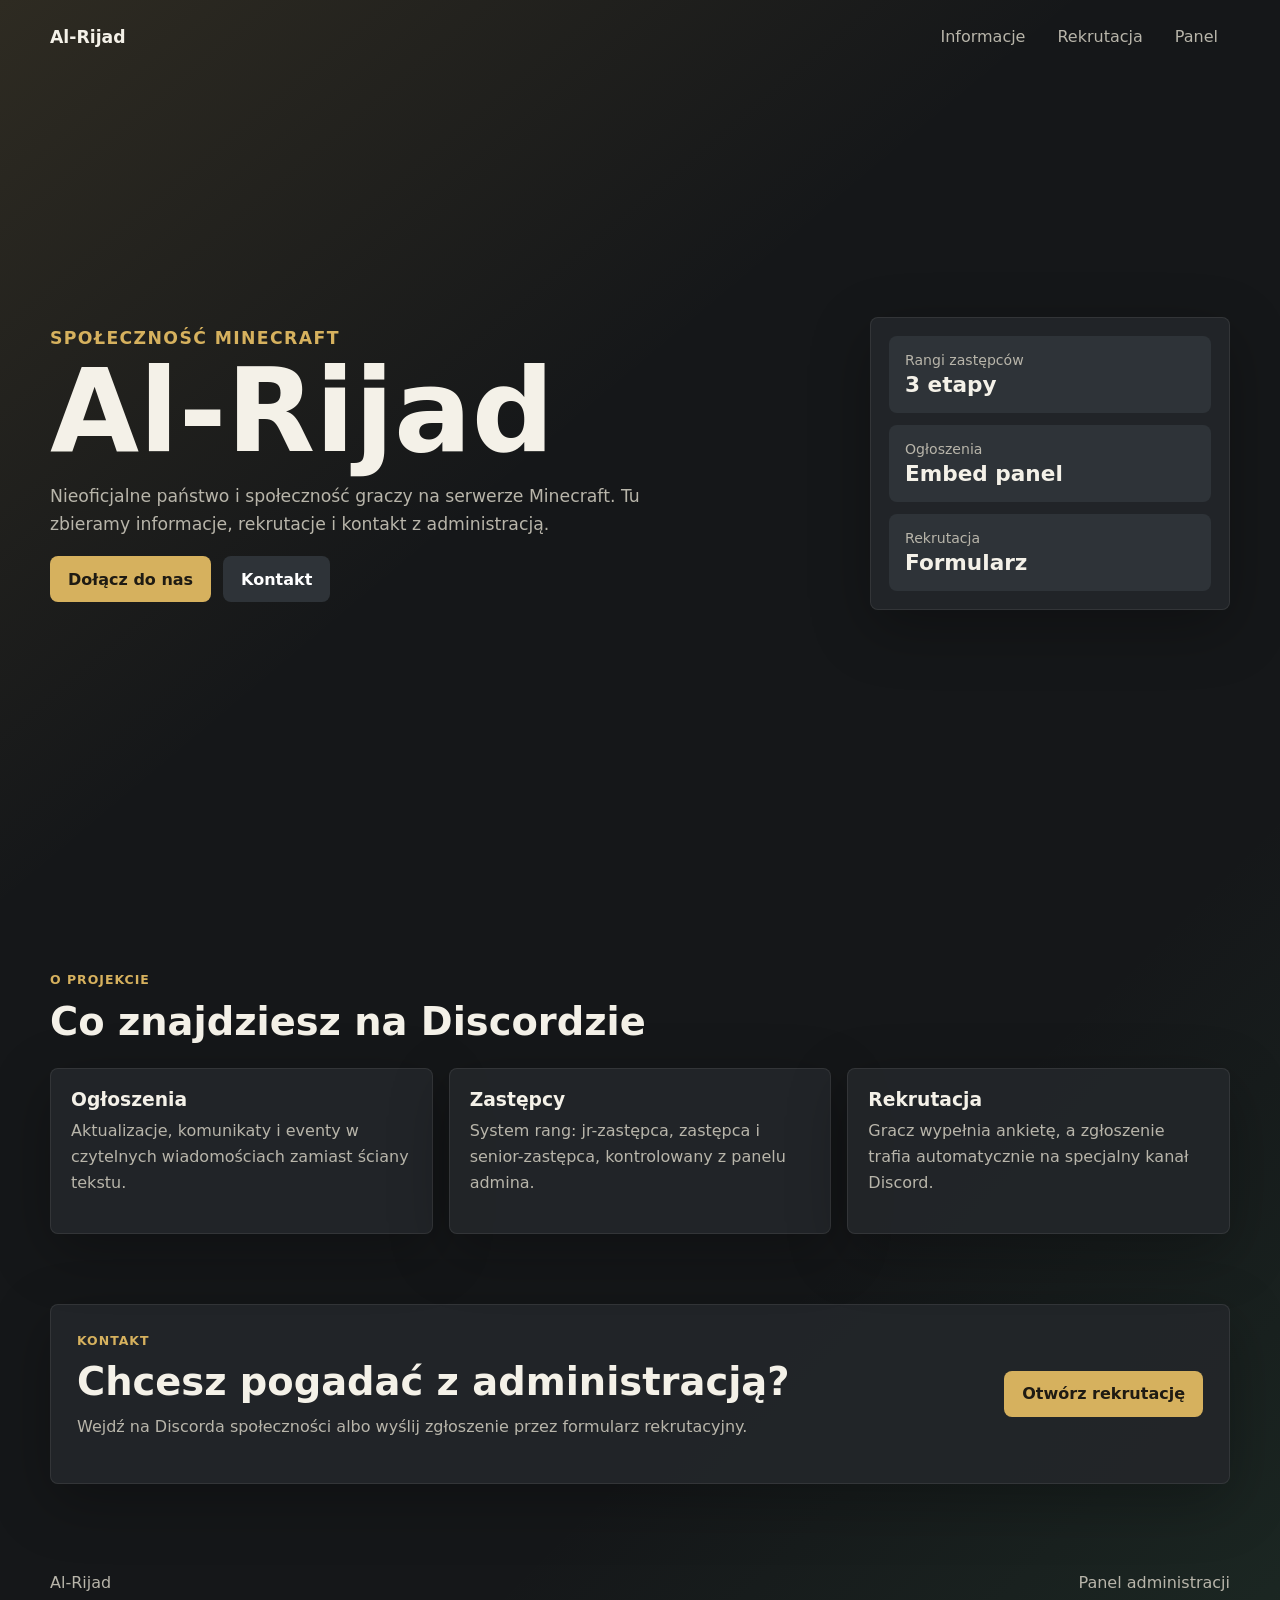
<file: index.html>
<!doctype html>
<html lang="pl">
  <head>
    <meta charset="utf-8" />
    <meta name="viewport" content="width=device-width, initial-scale=1" />
    <title>Al-Rijad</title>
    <link rel="stylesheet" href="styles.css" />
  </head>
  <body>
    <header class="site-header">
      <a class="brand" href="index.html">Al-Rijad</a>
      <nav aria-label="Nawigacja">
        <a href="#info">Informacje</a>
        <a href="rekrutacja.html">Rekrutacja</a>
        <a href="admin.html">Panel</a>
      </nav>
    </header>

    <main>
      <section class="hero">
        <div class="hero-copy">
          <p class="eyebrow">Społeczność Minecraft</p>
          <h1>Al-Rijad</h1>
          <p>
            Nieoficjalne państwo i społeczność graczy na serwerze Minecraft. Tu zbieramy informacje,
            rekrutacje i kontakt z administracją.
          </p>
          <div class="hero-actions">
            <a class="button primary" href="rekrutacja.html">Dołącz do nas</a>
            <a class="button ghost" href="#kontakt">Kontakt</a>
          </div>
        </div>
        <div class="hero-panel" aria-label="Status społeczności">
          <div>
            <span>Rangi zastępców</span>
            <strong>3 etapy</strong>
          </div>
          <div>
            <span>Ogłoszenia</span>
            <strong>Embed panel</strong>
          </div>
          <div>
            <span>Rekrutacja</span>
            <strong>Formularz</strong>
          </div>
        </div>
      </section>

      <section class="section" id="info">
        <div class="section-head">
          <p class="eyebrow">O projekcie</p>
          <h2>Co znajdziesz na Discordzie</h2>
        </div>
        <div class="feature-grid">
          <article class="feature">
            <h3>Ogłoszenia</h3>
            <p>Aktualizacje, komunikaty i eventy w czytelnych wiadomościach zamiast ściany tekstu.</p>
          </article>
          <article class="feature">
            <h3>Zastępcy</h3>
            <p>System rang: jr-zastępca, zastępca i senior-zastępca, kontrolowany z panelu admina.</p>
          </article>
          <article class="feature">
            <h3>Rekrutacja</h3>
            <p>Gracz wypełnia ankietę, a zgłoszenie trafia automatycznie na specjalny kanał Discord.</p>
          </article>
        </div>
      </section>

      <section class="section contact-band" id="kontakt">
        <div>
          <p class="eyebrow">Kontakt</p>
          <h2>Chcesz pogadać z administracją?</h2>
          <p>Wejdź na Discorda społeczności albo wyślij zgłoszenie przez formularz rekrutacyjny.</p>
        </div>
        <a class="button primary" href="rekrutacja.html">Otwórz rekrutację</a>
      </section>
    </main>

    <footer class="footer">
      <span>Al-Rijad</span>
      <a href="admin.html">Panel administracji</a>
    </footer>
  </body>
</html>
</file>
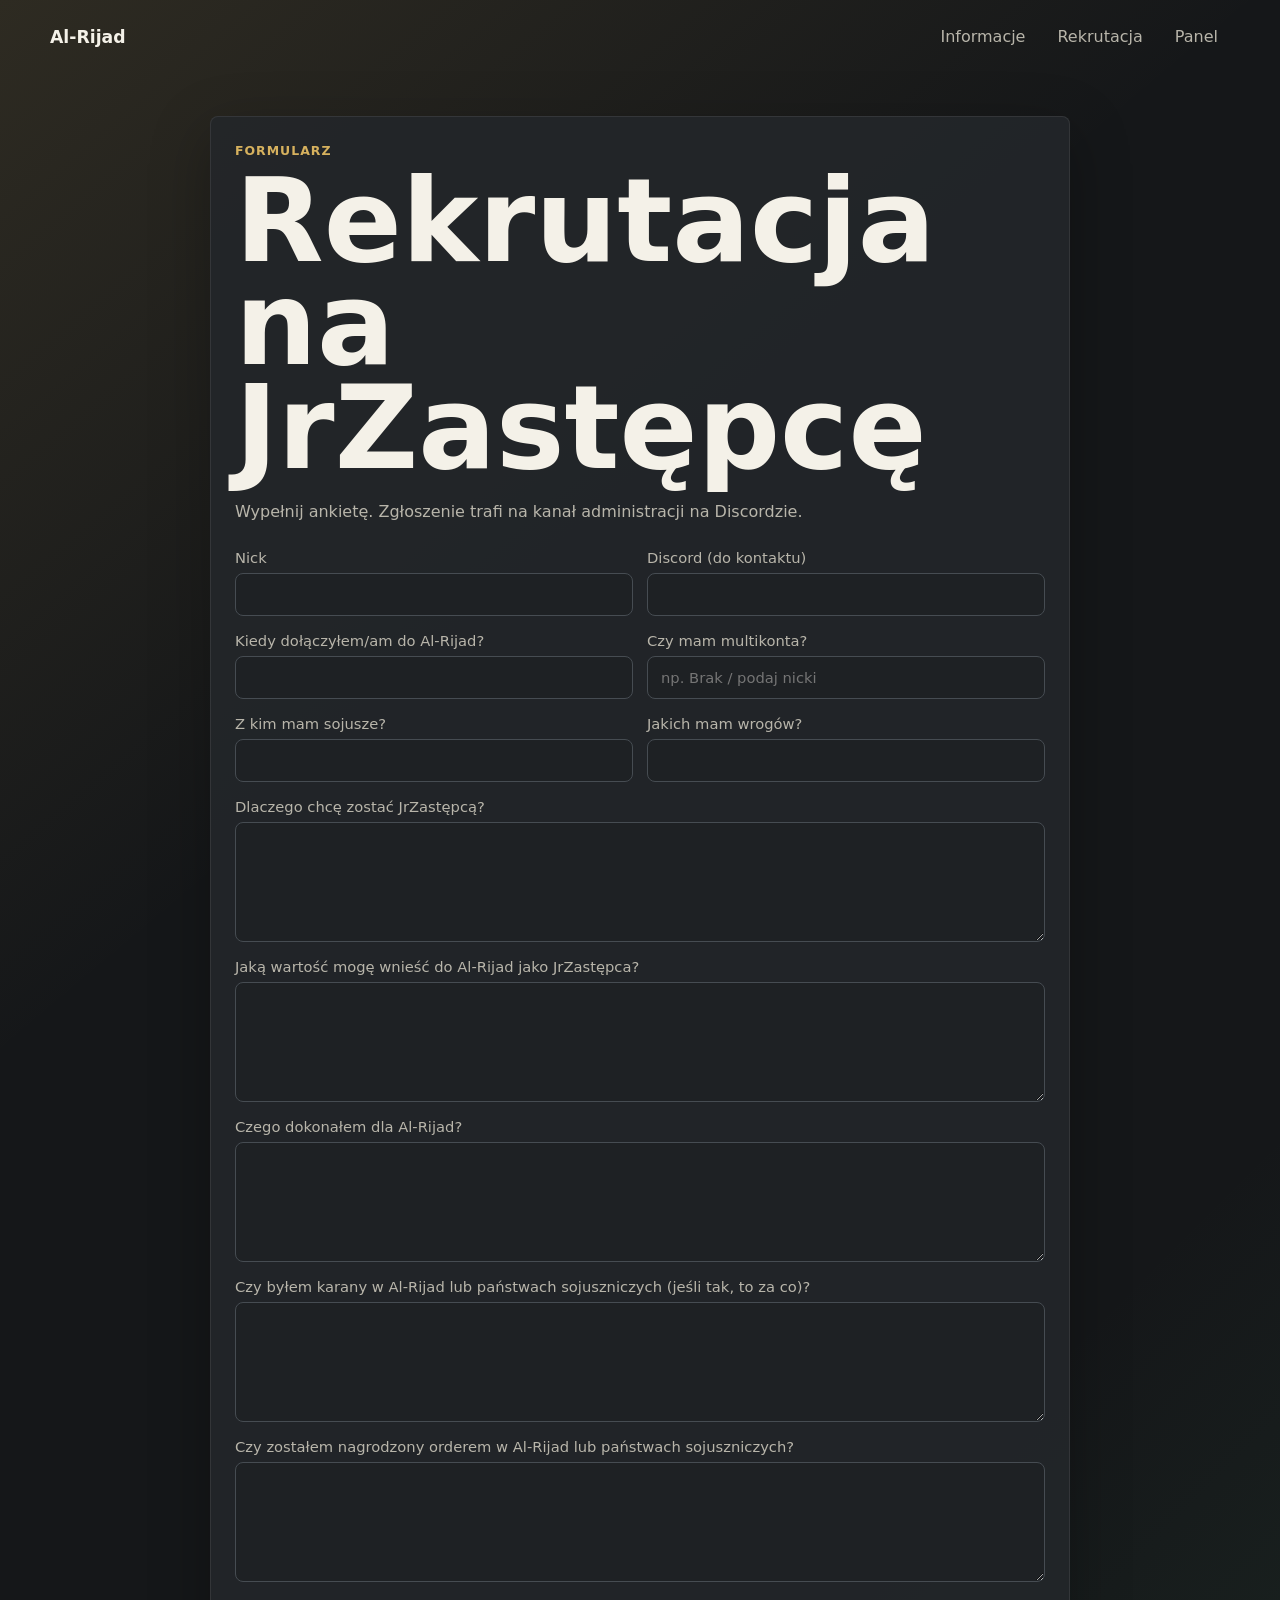
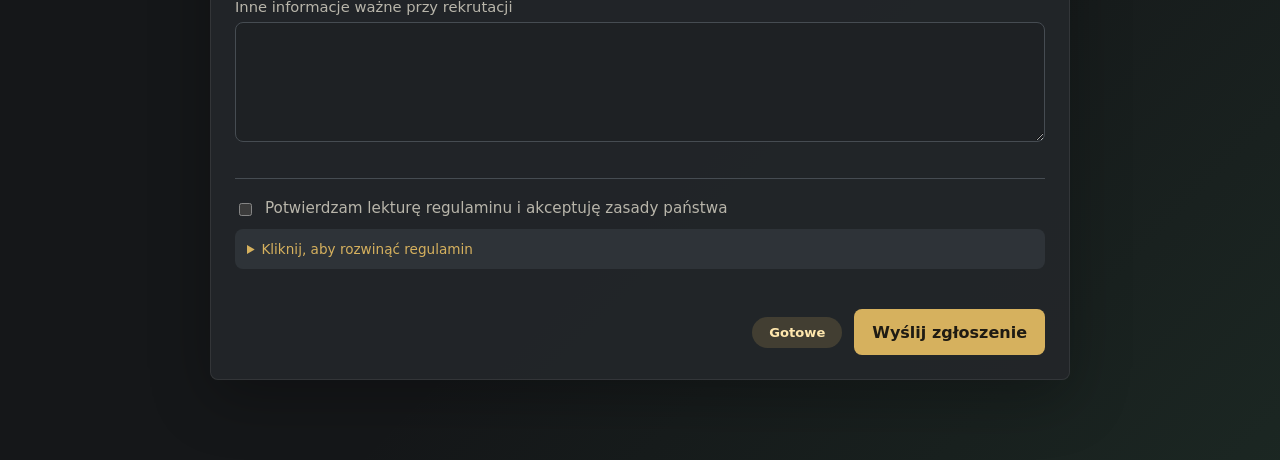
<file: rekrutacja.html>
<!doctype html>
<html lang="pl">
  <head>
    <meta charset="utf-8" />
    <meta name="viewport" content="width=device-width, initial-scale=1" />
    <title>Rekrutacja | Al-Rijad</title>
    <link rel="stylesheet" href="styles.css?v=2026-05-02-3" />
  </head>
  <body>
    <header class="site-header">
      <a class="brand" href="index.html">Al-Rijad</a>
      <nav aria-label="Nawigacja">
        <a href="index.html#info">Informacje</a>
        <a href="rekrutacja.html">Rekrutacja</a>
        <a href="admin.html">Panel</a>
      </nav>
    </header>

    <main class="page-shell">
      <section class="form-card">
        <div class="section-head">
          <p class="eyebrow">Formularz</p>
          <h1>Rekrutacja na JrZastępcę</h1>
          <p>Wypełnij ankietę. Zgłoszenie trafi na kanał administracji na Discordzie.</p>
        </div>

        <form id="recruitment-form">
          <div class="grid two">
            <label>
              Nick
              <input id="mcNick" required maxlength="32" />
            </label>
            <label>
              Discord (do kontaktu)
              <input id="discordName" required maxlength="80" />
            </label>
          </div>

          <div class="grid two">
            <label>
              Kiedy dołączyłem/am do Al-Rijad?
              <input id="joinDate" required maxlength="60" />
            </label>
            <label>
              Czy mam multikonta?
              <input id="multiAccounts" required maxlength="120" placeholder="np. Brak / podaj nicki" />
            </label>
          </div>

          <div class="grid two">
            <label>
              Z kim mam sojusze?
              <input id="alliances" required maxlength="200" />
            </label>
            <label>
              Jakich mam wrogów?
              <input id="enemies" required maxlength="200" />
            </label>
          </div>

          <label>
            Dlaczego chcę zostać JrZastępcą?
            <textarea id="reason" required maxlength="1000" rows="3"></textarea>
          </label>

          <label>
            Jaką wartość mogę wnieść do Al-Rijad jako JrZastępca?
            <textarea id="contribution" required maxlength="1000" rows="3"></textarea>
          </label>
          
          <label>
            Czego dokonałem dla Al-Rijad?
            <textarea id="achievements" required maxlength="1000" rows="3"></textarea>
          </label>

          <label>
            Czy byłem karany w Al-Rijad lub państwach sojuszniczych (jeśli tak, to za co)?
            <textarea id="punishments" required maxlength="1000" rows="2"></textarea>
          </label>

          <label>
            Czy zostałem nagrodzony orderem w Al-Rijad lub państwach sojuszniczych?
            <textarea id="medals" required maxlength="1000" rows="2"></textarea>
          </label>

          <label>
            Inne informacje ważne przy rekrutacji
            <textarea id="extra" maxlength="1000" rows="2"></textarea>
          </label>

          <div style="margin-top: 20px; border-top: 1px solid var(--line); padding-top: 20px;">
            <label style="display: flex; gap: 10px; align-items: flex-start; cursor: pointer;">
              <input type="checkbox" id="tosAccept" required style="width: auto; margin-top: 4px;" />
              <span style="font-size: 0.95rem;">Potwierdzam lekturę regulaminu i akceptuję zasady państwa</span>
            </label>
            
            <details style="margin-top: 10px; background: var(--surface-2); padding: 12px; border-radius: 8px;">
              <summary style="cursor: pointer; color: var(--accent); font-weight: 500; font-size: 0.85rem;">
                Kliknij, aby rozwinąć regulamin
              </summary>
              <div style="margin-top: 12px; font-size: 0.85rem; line-height: 1.6; color: var(--muted);">
                <strong>ZASADY PAŃSTWA AL-RIJAD:</strong><br>
                1. Całkowity zakaz szpiegowania na rzecz innych gildii.<br>
                2. Obowiązek przestrzegania hierarchii i poleceń wyższych rangą.<br>
                3. Zachowanie kultury osobistej na kanałach publicznych i prywatnych.<br>
                4. Aktywna pomoc w rozwoju infrastruktury państwowej.<br>
                5. Zakaz używania wspomagaczy (cheatów) pod rygorem natychmiastowego wydalenia.<br><br>
                <strong>POSTANOWIENIA TECHNICZNE:</strong><br>
                Wyrażam zgodę na pobranie i zapisanie mojego adresu IP w bezpiecznej, zaszyfrowanej formie w celu weryfikacji autentyczności wypełnionej ankiety (w szczególności deklaracji o braku multikont).
              </div>
            </details>
          </div>

          <div class="actions" style="margin-top: 24px;">
            <span class="status-pill" id="recruitment-status" aria-live="polite">Gotowe</span>
            <button class="button primary" type="submit">Wyślij zgłoszenie</button>
          </div>
        </form>
      </section>
    </main>

    <script src="rekrutacja.js?v=2026-05-02-3"></script>
  </body>
</html>
</file>
<file: styles.css>
:root {
  color-scheme: dark;
  --bg: #151719;
  --surface: #23262a;
  --surface-2: #2e3338;
  --surface-3: #383d42;
  --line: #464c52;
  --text: #f4f1e8;
  --muted: #b8b5aa;
  --accent: #d6b15e;
  --accent-2: #4ea66f;
  --danger: #e05d5d;
  --shadow: 0 18px 60px rgba(0, 0, 0, 0.28);
  font-family:
    Inter, ui-sans-serif, system-ui, -apple-system, BlinkMacSystemFont, "Segoe UI", sans-serif;
}

* {
  box-sizing: border-box;
}

html {
  scroll-behavior: smooth;
}

body {
  min-height: 100vh;
  margin: 0;
  color: var(--text);
  background:
    linear-gradient(140deg, rgba(214, 177, 94, 0.13), transparent 34%),
    linear-gradient(315deg, rgba(78, 166, 111, 0.11), transparent 28%),
    var(--bg);
}

[hidden] {
  display: none !important;
}

.deputy-image-workbench {
  position: fixed;
  left: -10000px;
  top: 0;
  width: 1px;
  height: 1px;
  overflow: hidden;
}

button,
input,
select,
textarea {
  font: inherit;
}

a {
  color: inherit;
  text-decoration: none;
}

.site-header {
  width: min(1180px, calc(100% - 32px));
  min-height: 74px;
  margin: 0 auto;
  display: flex;
  align-items: center;
  justify-content: space-between;
  gap: 20px;
}

.brand {
  font-size: 1.08rem;
  font-weight: 900;
}

nav {
  display: flex;
  align-items: center;
  gap: 8px;
}

nav a,
.tab {
  min-height: 38px;
  border-radius: 8px;
  padding: 9px 12px;
  color: var(--muted);
}

nav a:hover,
.tab:hover,
.tab.active {
  color: var(--text);
  background: rgba(255, 255, 255, 0.08);
}

.hero,
.section,
.page-shell,
.admin-shell,
.footer {
  width: min(1180px, calc(100% - 32px));
  margin: 0 auto;
}

.hero {
  min-height: calc(100vh - 74px);
  display: grid;
  grid-template-columns: minmax(0, 1fr) 360px;
  gap: 30px;
  align-items: center;
  padding-bottom: 48px;
}

.hero-copy {
  max-width: 720px;
}

.eyebrow {
  margin: 0 0 8px;
  color: var(--accent);
  text-transform: uppercase;
  letter-spacing: 0.08em;
  font-size: 0.78rem;
  font-weight: 900;
}

h1,
h2,
h3,
p {
  margin-top: 0;
}

h1 {
  margin-bottom: 18px;
  font-size: clamp(3.2rem, 9vw, 8rem);
  line-height: 0.9;
  letter-spacing: 0;
}

h2 {
  margin-bottom: 10px;
  font-size: clamp(1.6rem, 3vw, 2.5rem);
  letter-spacing: 0;
}

h3 {
  margin-bottom: 8px;
}

p {
  color: var(--muted);
  line-height: 1.65;
}

.hero-copy p {
  max-width: 640px;
  font-size: 1.08rem;
}

.hero-actions,
.actions {
  display: flex;
  align-items: center;
  gap: 12px;
  flex-wrap: wrap;
}

.button,
button {
  min-height: 46px;
  border: 0;
  border-radius: 8px;
  display: inline-flex;
  align-items: center;
  justify-content: center;
  gap: 8px;
  padding: 0 18px;
  color: white;
  cursor: pointer;
  font-weight: 800;
}

.button.primary,
button.primary {
  background: var(--accent);
  color: #1f1b13;
}

.button.ghost,
button.ghost {
  background: var(--surface-2);
}

.hero-panel,
.feature,
.form-card,
.admin-sidebar,
.admin-content,
.contact-band {
  border: 1px solid rgba(255, 255, 255, 0.08);
  border-radius: 8px;
  background: rgba(35, 38, 42, 0.92);
  box-shadow: var(--shadow);
}

.hero-panel {
  display: grid;
  gap: 12px;
  padding: 18px;
}

.hero-panel div {
  display: grid;
  gap: 4px;
  padding: 16px;
  border-radius: 8px;
  background: var(--surface-2);
}

.hero-panel span {
  color: var(--muted);
  font-size: 0.88rem;
}

.hero-panel strong {
  font-size: 1.35rem;
}

.section {
  padding: 70px 0;
}

.section-head {
  max-width: 760px;
  margin-bottom: 24px;
}

.feature-grid {
  display: grid;
  grid-template-columns: repeat(3, minmax(0, 1fr));
  gap: 16px;
}

.feature {
  padding: 20px;
}

.contact-band {
  display: flex;
  justify-content: space-between;
  align-items: center;
  gap: 24px;
  padding: 26px;
  margin-bottom: 64px;
}

.footer {
  min-height: 70px;
  display: flex;
  justify-content: space-between;
  align-items: center;
  color: var(--muted);
}

.page-shell {
  padding: 42px 0 80px;
}

.form-card {
  max-width: 860px;
  margin: 0 auto;
  padding: 24px;
}

form {
  display: grid;
  gap: 16px;
}

.grid {
  display: grid;
  gap: 14px;
}

.grid.two {
  grid-template-columns: repeat(2, minmax(0, 1fr));
}

.grid.three {
  grid-template-columns: repeat(3, minmax(0, 1fr));
}

label {
  display: grid;
  gap: 7px;
  color: var(--muted);
  font-size: 0.92rem;
}

input,
select,
textarea {
  width: 100%;
  border: 1px solid var(--line);
  border-radius: 8px;
  background: #1e2124;
  color: var(--text);
  padding: 12px 13px;
  outline: none;
}

input:focus,
select:focus,
textarea:focus {
  border-color: var(--accent);
  box-shadow: 0 0 0 3px rgba(214, 177, 94, 0.22);
}

textarea {
  min-height: 120px;
  resize: vertical;
}

input[type="color"] {
  min-height: 46px;
  padding: 6px;
}

.actions {
  justify-content: flex-end;
}

.status-pill {
  min-width: 90px;
  padding: 8px 11px;
  border-radius: 999px;
  background: rgba(214, 177, 94, 0.18);
  color: #ffe7ad;
  text-align: center;
  font-size: 0.82rem;
  font-weight: 800;
}

.status-pill.ok {
  background: rgba(78, 166, 111, 0.2);
  color: #c8f5d6;
}

.status-pill.error {
  background: rgba(224, 93, 93, 0.18);
  color: #ffc5c5;
}

.admin-shell {
  display: block;
  padding: 42px 0 80px;
}

.admin-layout {
  display: grid;
  grid-template-columns: 280px minmax(0, 1fr);
  gap: 20px;
}

.admin-sidebar,
.admin-content,
.login-card {
  padding: 20px;
}

.logout-button {
  width: 100%;
  margin-top: 16px;
}

.login-card {
  grid-column: 1 / -1;
  max-width: 560px;
  width: 100%;
  margin: 0 auto;
  border: 1px solid rgba(255, 255, 255, 0.08);
  border-radius: 8px;
  background: rgba(35, 38, 42, 0.95);
  box-shadow: var(--shadow);
}

.login-card h1,
.admin-sidebar h1 {
  margin-bottom: 22px;
  font-size: clamp(2.2rem, 5vw, 3.2rem);
  line-height: 1;
}

.tabs {
  display: grid;
  gap: 8px;
}

.tab {
  border: 0;
  width: 100%;
  justify-content: flex-start;
  background: transparent;
  font-weight: 800;
}

.panel {
  display: none;
}

.panel.active {
  display: block;
}

.announcement-workspace {
  display: grid;
  grid-template-columns: minmax(480px, 0.92fr) minmax(380px, 0.78fr);
  gap: 22px;
  align-items: start;
}

.form-section {
  display: grid;
  gap: 14px;
  padding: 16px;
  border: 1px solid rgba(255, 255, 255, 0.08);
  border-radius: 8px;
  background: rgba(255, 255, 255, 0.035);
}

.form-section h3 {
  margin-bottom: 0;
  font-size: 1rem;
}

.embed-fields-editor {
  background: rgba(214, 177, 94, 0.045);
}

.embed-fields-editor h3 {
  margin-bottom: 0;
  font-size: 1rem;
}

.discord-preview {
  position: sticky;
  top: 18px;
  border: 1px solid rgba(255, 255, 255, 0.08);
  border-radius: 8px;
  background: #313338;
  overflow: hidden;
  min-width: 0;
  box-shadow: var(--shadow);
}

.preview-topbar {
  min-height: 54px;
  padding: 10px 14px;
  border-bottom: 1px solid rgba(255, 255, 255, 0.08);
  background: #2b2d31;
  display: flex;
  align-items: center;
}

.preview-topbar div {
  display: grid;
  gap: 2px;
}

.preview-topbar strong {
  color: #f2f3f5;
}

.preview-topbar span {
  color: #949ba4;
  font-size: 0.78rem;
}

.discord-message {
  display: grid;
  grid-template-columns: 44px minmax(0, 1fr);
  gap: 12px;
  padding: 18px 16px 20px;
  background: #313338;
}

.discord-avatar {
  width: 44px;
  height: 44px;
  border-radius: 50%;
  display: grid;
  place-items: center;
  overflow: hidden;
  background: var(--accent);
  color: #1f1b13;
  font-weight: 900;
}

.discord-avatar img {
  width: 100%;
  height: 100%;
  object-fit: cover;
}

.discord-body {
  min-width: 0;
}

.discord-meta {
  display: flex;
  align-items: baseline;
  gap: 8px;
  margin-bottom: 6px;
}

.discord-meta span {
  color: #949ba4;
  font-size: 0.8rem;
}

#preview-content,
#preview-description {
  white-space: pre-wrap;
  overflow-wrap: anywhere;
}

#preview-content {
  margin-bottom: 10px;
  color: #dbdee1;
}

.discord-embed {
  display: grid;
  grid-template-columns: 4px minmax(0, 1fr) auto;
  width: min(100%, 560px);
  border-radius: 4px;
  overflow: hidden;
  background: #2b2d31;
  border: 1px solid rgba(0, 0, 0, 0.18);
}

.embed-color {
  background: var(--accent);
}

.embed-main {
  min-width: 0;
  display: grid;
  gap: 8px;
  padding: 12px;
}

.embed-author {
  color: #f2f3f5;
  font-size: 0.84rem;
  font-weight: 800;
}

#preview-title {
  color: #8ea1e1;
  font-weight: 900;
  overflow-wrap: anywhere;
}

.embed-thumbnail {
  width: 86px;
  height: 86px;
  object-fit: cover;
  border-radius: 4px;
  margin: 12px 12px 0 0;
}

#preview-image {
  width: 100%;
  max-height: 260px;
  object-fit: cover;
  border-radius: 4px;
}

#preview-footer {
  color: #949ba4;
}

.embed-fields-preview {
  display: grid;
  grid-template-columns: repeat(3, minmax(0, 1fr));
  gap: 10px;
}

.embed-field {
  grid-column: 1 / -1;
  display: grid;
  gap: 3px;
}

.embed-field.inline {
  grid-column: span 1;
}

.embed-field strong,
.embed-field span {
  overflow-wrap: anywhere;
}

.embed-field strong {
  font-size: 0.84rem;
}

.embed-field span {
  color: #dbdee1;
  font-size: 0.9rem;
}

.settings-list {
  display: grid;
  grid-template-columns: repeat(2, minmax(0, 1fr));
  gap: 10px;
}

code {
  display: block;
  padding: 12px;
  border-radius: 8px;
  background: #1e2124;
  color: #f4d891;
  overflow-wrap: anywhere;
}

@media (max-width: 900px) {
  .hero,
  .admin-layout,
  .announcement-workspace {
    grid-template-columns: 1fr;
  }

  .feature-grid {
    grid-template-columns: 1fr;
  }
}

@media (max-width: 640px) {
  .site-header {
    width: min(100% - 20px, 1180px);
    display: grid;
    justify-content: stretch;
    padding: 12px 0;
  }

  nav {
    flex-wrap: wrap;
  }

  .hero,
  .section,
  .page-shell,
  .admin-shell,
  .footer {
    width: min(100% - 20px, 1180px);
  }

  .hero {
    min-height: auto;
    padding: 38px 0;
  }

  h1 {
    font-size: 3.6rem;
  }

  .grid.two,
  .grid.three,
  .settings-list {
    grid-template-columns: 1fr;
  }

  .discord-preview {
    position: static;
  }

  .embed-fields-preview {
    grid-template-columns: 1fr;
  }

  .contact-band,
  .footer {
    display: grid;
  }

  .actions {
    justify-content: stretch;
  }

  .actions .button,
  .actions button {
    width: 100%;
  }
}
</file>
